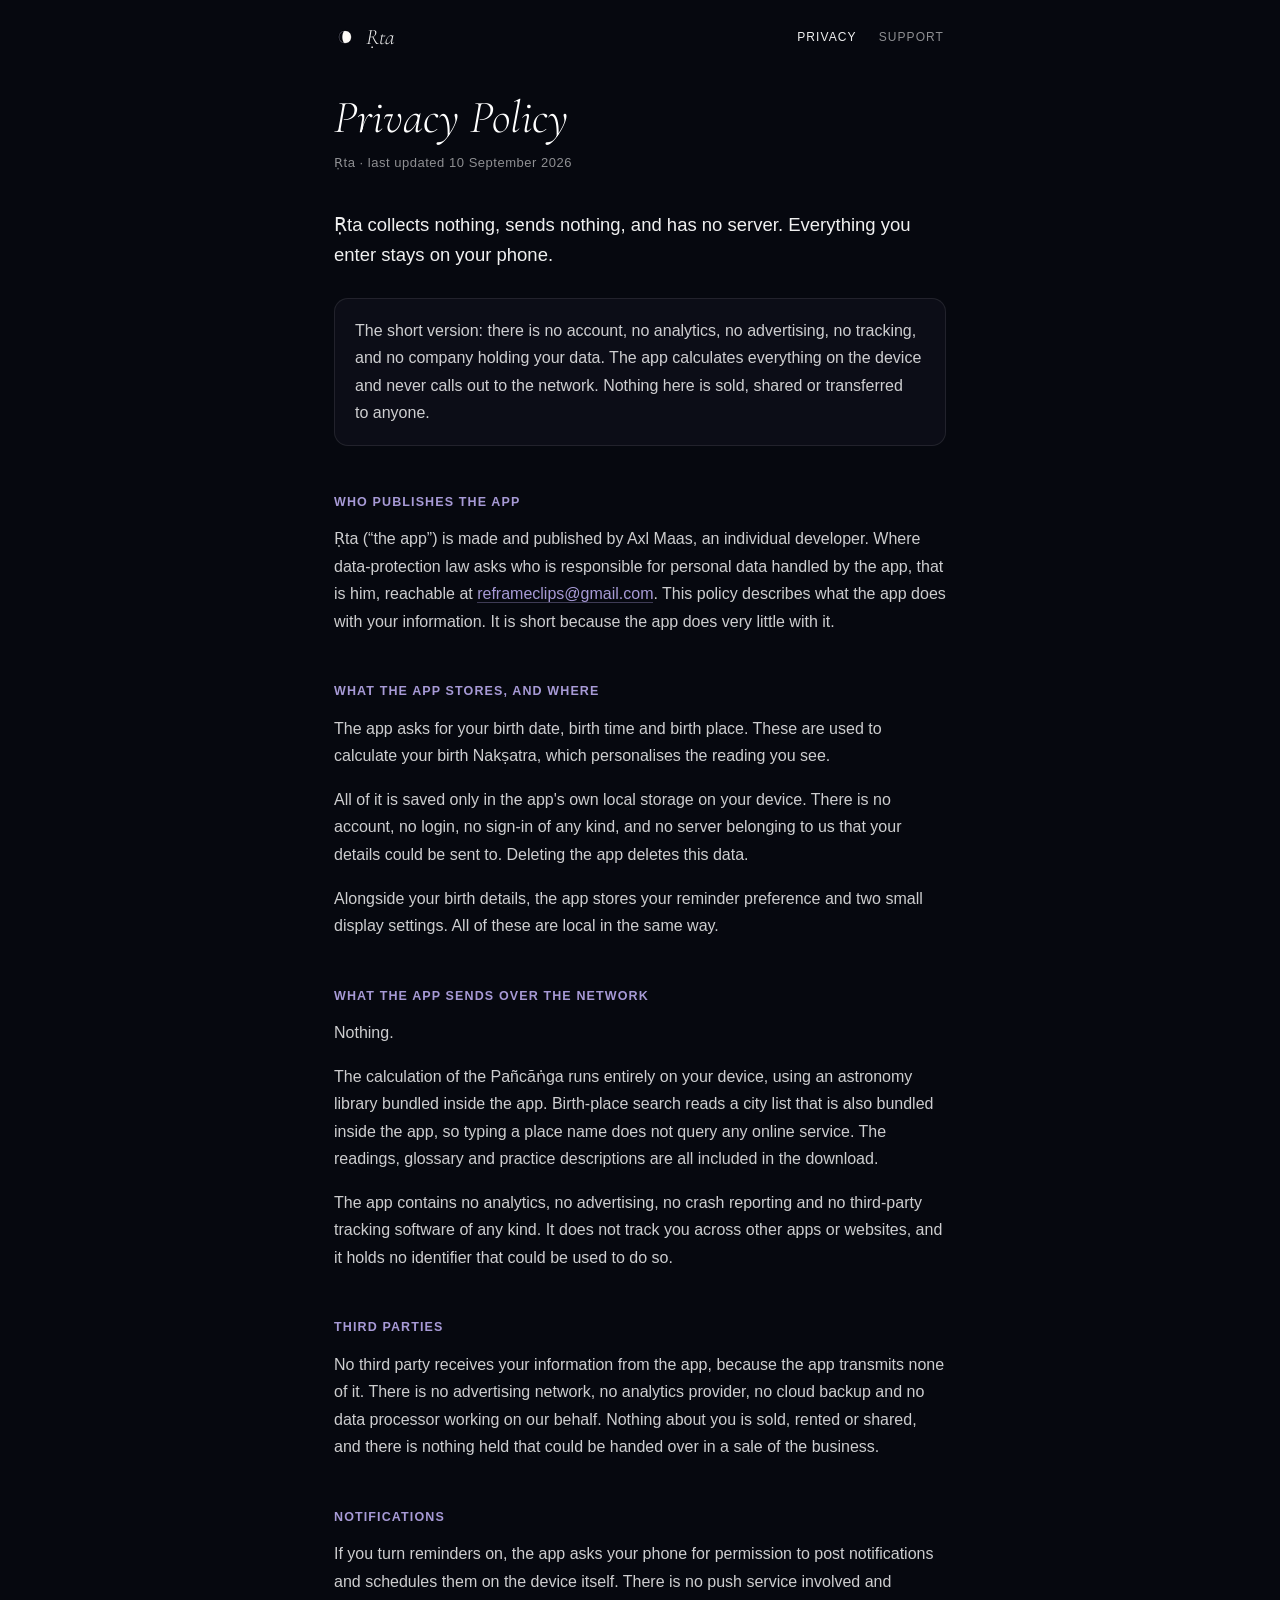
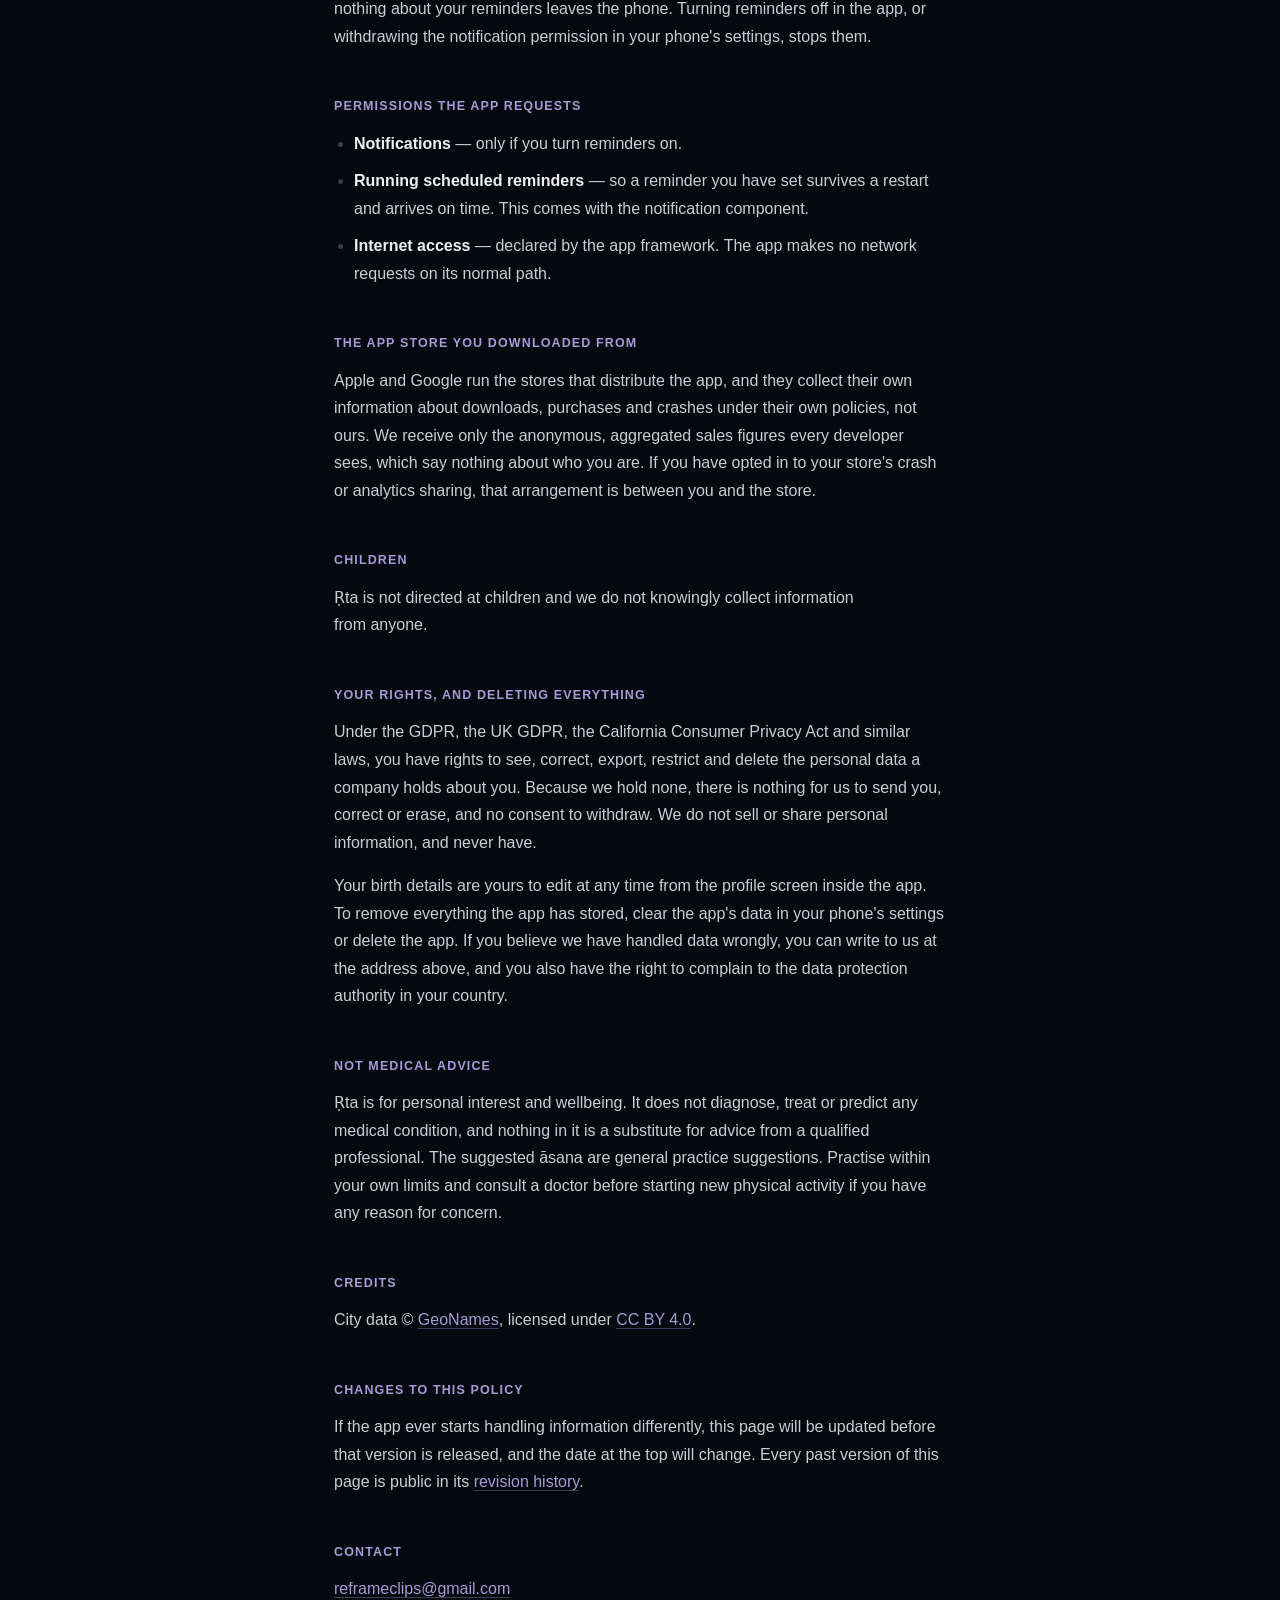
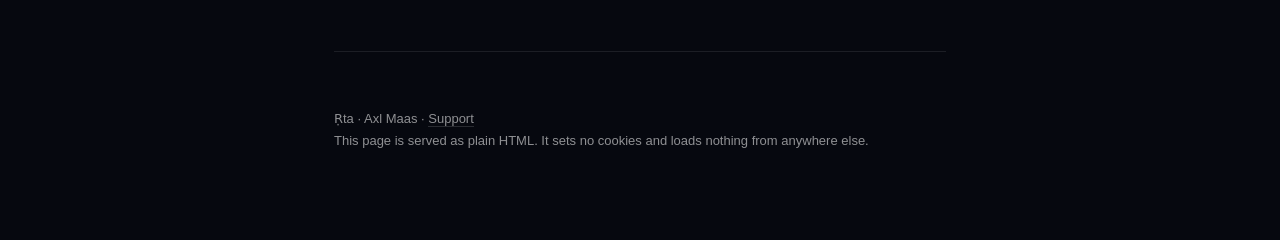
<file: index.html>
<!doctype html>
<html lang="en">
<head>
<meta charset="utf-8">
<meta name="viewport" content="width=device-width, initial-scale=1">
<title>Privacy Policy — Ṛta</title>
<meta name="description" content="Ṛta collects nothing, sends nothing, and has no server. Your birth details stay on your phone.">
<meta name="theme-color" content="#06080f">
<link rel="canonical" href="https://kaniwesi.github.io/rta-privacy/">
<link rel="icon" href="favicon.ico" sizes="any">
<link rel="icon" type="image/png" sizes="32x32" href="assets/favicon-32.png">
<link rel="icon" type="image/png" sizes="16x16" href="assets/favicon-16.png">
<link rel="apple-touch-icon" href="assets/apple-touch-icon.png">
<meta property="og:type" content="website">
<meta property="og:site_name" content="Ṛta">
<meta property="og:title" content="Privacy Policy — Ṛta">
<meta property="og:description" content="Ṛta collects nothing, sends nothing, and has no server. Your birth details stay on your phone.">
<meta property="og:url" content="https://kaniwesi.github.io/rta-privacy/">
<meta property="og:image" content="https://kaniwesi.github.io/rta-privacy/assets/og.png">
<meta name="twitter:card" content="summary_large_image">
<link rel="stylesheet" href="style.css">
</head>
<body>

<header class="masthead">
  <a class="mark" href="./"><img src="assets/favicon-32.png" alt="" width="22" height="22"><span>Ṛta</span></a>
  <nav class="nav">
    <a href="./" aria-current="page">Privacy</a>
    <a href="support.html">Support</a>
  </nav>
</header>

<main>
  <h1>Privacy Policy</h1>
  <p class="sub">Ṛta &middot; last updated 10 September 2026</p>

  <p class="lede">Ṛta collects nothing, sends nothing, and has no server. Everything you enter stays on your phone.</p>

  <div class="note">
    <p>The short version: there is no account, no analytics, no advertising, no tracking,
    and no company holding your data. The app calculates everything on the device and never
    calls out to the network. Nothing here is sold, shared or transferred to anyone.</p>
  </div>

  <h2>Who publishes the app</h2>
  <p>Ṛta (&ldquo;the app&rdquo;) is made and published by Axl Maas, an individual developer.
  Where data-protection law asks who is responsible for personal data handled by the app,
  that is him, reachable at
  <a href="mailto:reframeclips@gmail.com">reframeclips@gmail.com</a>. This policy describes
  what the app does with your information. It is short because the app does very little
  with it.</p>

  <h2>What the app stores, and where</h2>
  <p>The app asks for your birth date, birth time and birth place. These are used to
  calculate your birth Nakṣatra, which personalises the reading you see.</p>
  <p>All of it is saved only in the app's own local storage on your device. There is no
  account, no login, no sign-in of any kind, and no server belonging to us that your
  details could be sent to. Deleting the app deletes this data.</p>
  <p>Alongside your birth details, the app stores your reminder preference and two small
  display settings. All of these are local in the same way.</p>

  <h2>What the app sends over the network</h2>
  <p>Nothing.</p>
  <p>The calculation of the Pañcāṅga runs entirely on your device, using an astronomy
  library bundled inside the app. Birth-place search reads a city list that is also
  bundled inside the app, so typing a place name does not query any online service. The
  readings, glossary and practice descriptions are all included in the download.</p>
  <p>The app contains no analytics, no advertising, no crash reporting and no third-party
  tracking software of any kind. It does not track you across other apps or websites, and
  it holds no identifier that could be used to do so.</p>

  <h2>Third parties</h2>
  <p>No third party receives your information from the app, because the app transmits none
  of it. There is no advertising network, no analytics provider, no cloud backup and no
  data processor working on our behalf. Nothing about you is sold, rented or shared, and
  there is nothing held that could be handed over in a sale of the business.</p>

  <h2>Notifications</h2>
  <p>If you turn reminders on, the app asks your phone for permission to post
  notifications and schedules them on the device itself. There is no push service involved
  and nothing about your reminders leaves the phone. Turning reminders off in the app, or
  withdrawing the notification permission in your phone's settings, stops them.</p>

  <h2>Permissions the app requests</h2>
  <ul>
    <li><strong>Notifications</strong> — only if you turn reminders on.</li>
    <li><strong>Running scheduled reminders</strong> — so a reminder you have set survives
    a restart and arrives on time. This comes with the notification component.</li>
    <li><strong>Internet access</strong> — declared by the app framework. The app makes no
    network requests on its normal path.</li>
  </ul>

  <h2>The app store you downloaded from</h2>
  <p>Apple and Google run the stores that distribute the app, and they collect their own
  information about downloads, purchases and crashes under their own policies, not ours.
  We receive only the anonymous, aggregated sales figures every developer sees, which say
  nothing about who you are. If you have opted in to your store's crash or analytics
  sharing, that arrangement is between you and the store.</p>

  <h2>Children</h2>
  <p>Ṛta is not directed at children and we do not knowingly collect information from
  anyone.</p>

  <h2>Your rights, and deleting everything</h2>
  <p>Under the GDPR, the UK GDPR, the California Consumer Privacy Act and similar laws, you
  have rights to see, correct, export, restrict and delete the personal data a company
  holds about you. Because we hold none, there is nothing for us to send you, correct or
  erase, and no consent to withdraw. We do not sell or share personal information, and
  never have.</p>
  <p>Your birth details are yours to edit at any time from the profile screen inside the
  app. To remove everything the app has stored, clear the app's data in your phone's
  settings or delete the app. If you believe we have handled data wrongly, you can write
  to us at the address above, and you also have the right to complain to the data
  protection authority in your country.</p>

  <h2>Not medical advice</h2>
  <p>Ṛta is for personal interest and wellbeing. It does not diagnose, treat or predict any
  medical condition, and nothing in it is a substitute for advice from a qualified
  professional. The suggested āsana are general practice suggestions. Practise within your
  own limits and consult a doctor before starting new physical activity if you have any
  reason for concern.</p>

  <h2>Credits</h2>
  <p>City data © <a href="https://www.geonames.org">GeoNames</a>, licensed under
  <a href="https://creativecommons.org/licenses/by/4.0/">CC BY 4.0</a>.</p>

  <h2>Changes to this policy</h2>
  <p>If the app ever starts handling information differently, this page will be updated
  before that version is released, and the date at the top will change. Every past version
  of this page is public in its
  <a href="https://github.com/KaniWesi/rta-privacy/commits/main/index.html">revision
  history</a>.</p>

  <h2>Contact</h2>
  <p><a href="mailto:reframeclips@gmail.com">reframeclips@gmail.com</a></p>

  <hr>
  <footer>
    Ṛta &middot; Axl Maas &middot; <a href="support.html">Support</a><br>
    This page is served as plain HTML. It sets no cookies and loads nothing from anywhere else.
  </footer>
</main>

</body>
</html>
</file>
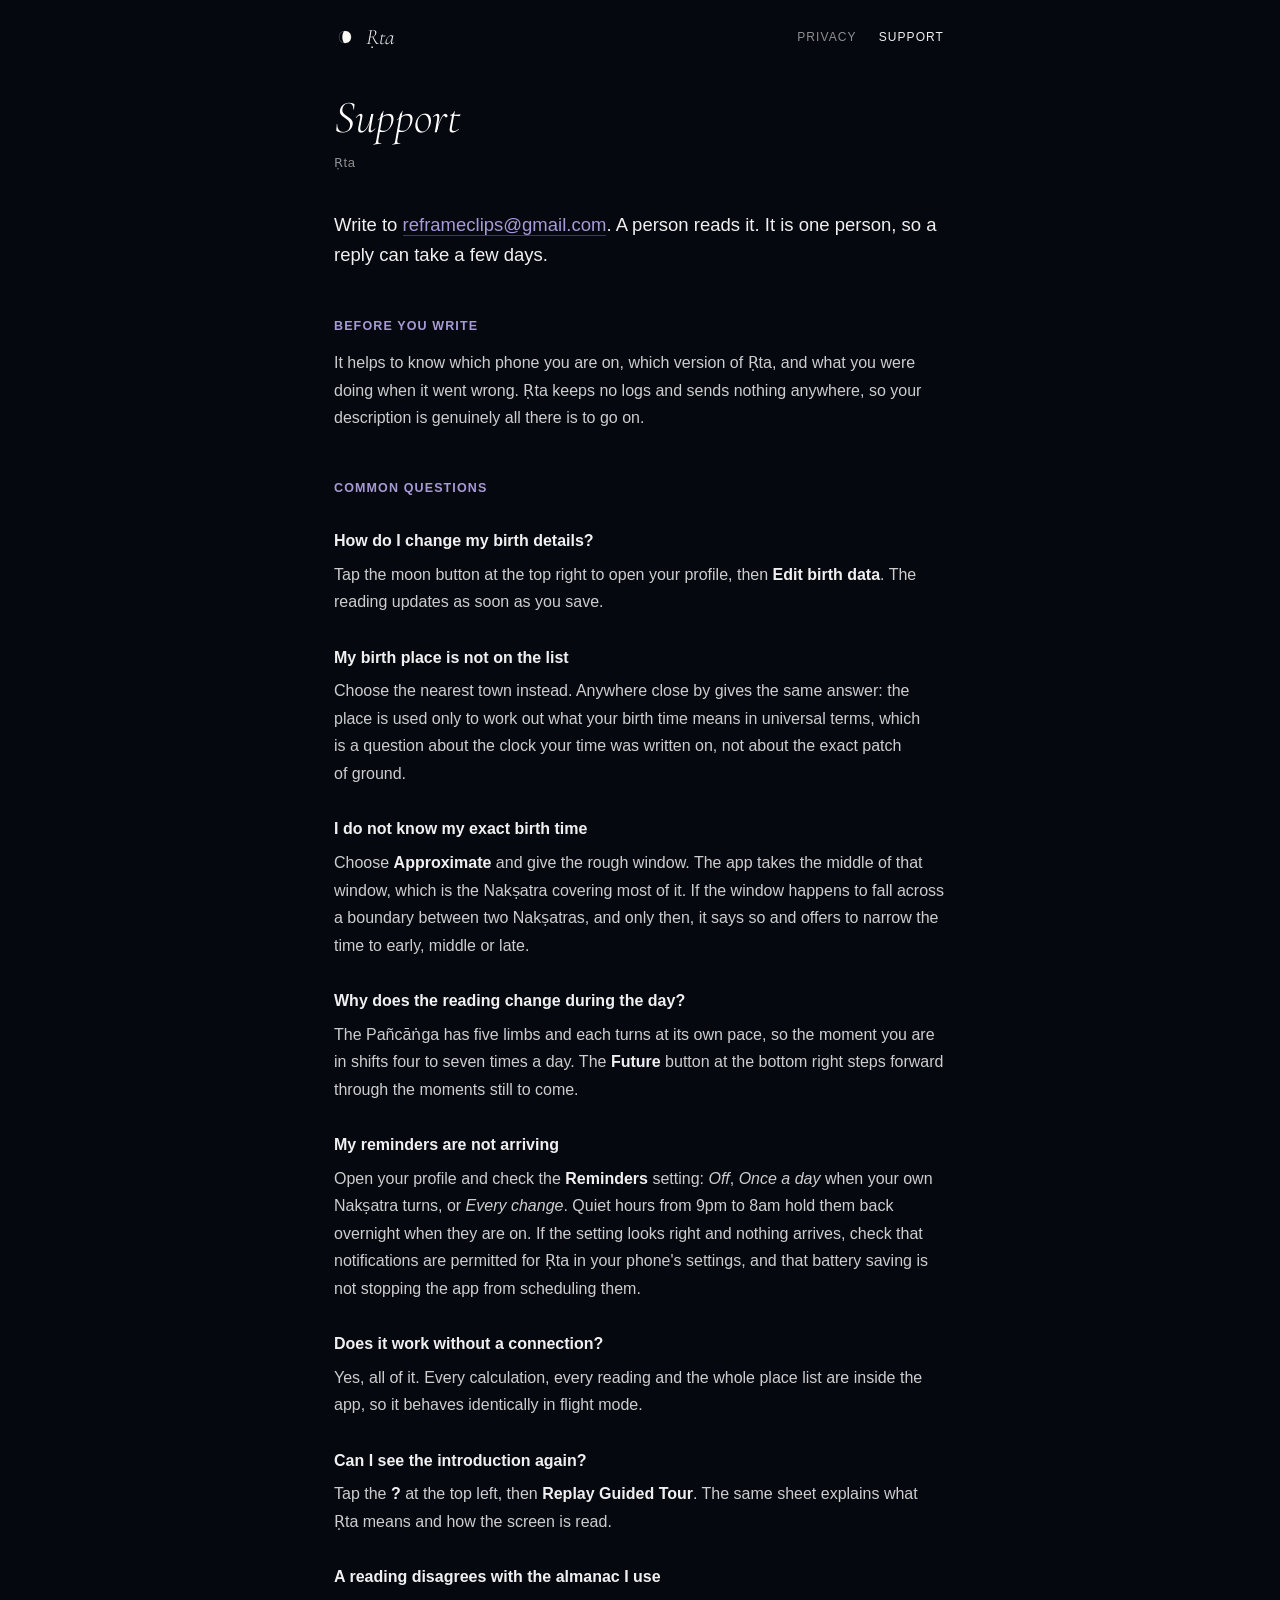
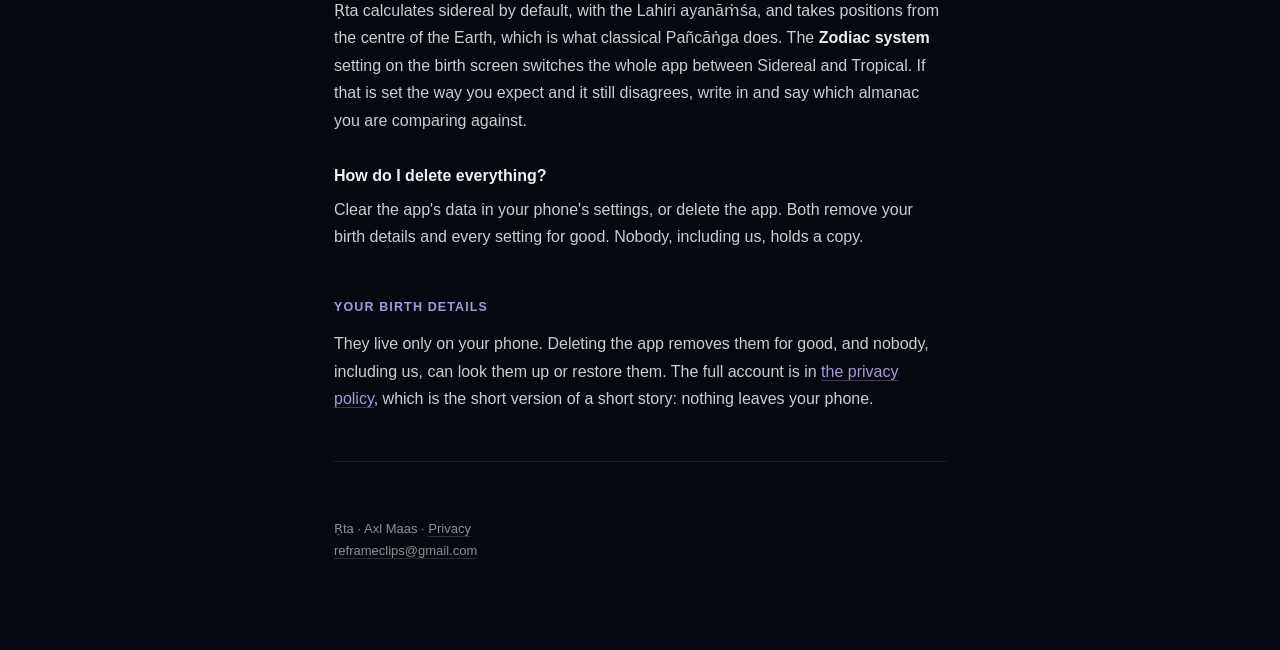
<file: support.html>
<!doctype html>
<html lang="en">
<head>
<meta charset="utf-8">
<meta name="viewport" content="width=device-width, initial-scale=1">
<title>Support — Ṛta</title>
<meta name="description" content="Help with Ṛta: birth details, reminders, readings, and how to reach a person.">
<meta name="theme-color" content="#06080f">
<link rel="canonical" href="https://kaniwesi.github.io/rta-privacy/support.html">
<link rel="icon" href="favicon.ico" sizes="any">
<link rel="icon" type="image/png" sizes="32x32" href="assets/favicon-32.png">
<link rel="icon" type="image/png" sizes="16x16" href="assets/favicon-16.png">
<link rel="apple-touch-icon" href="assets/apple-touch-icon.png">
<meta property="og:type" content="website">
<meta property="og:site_name" content="Ṛta">
<meta property="og:title" content="Support — Ṛta">
<meta property="og:description" content="Help with Ṛta: birth details, reminders, readings, and how to reach a person.">
<meta property="og:url" content="https://kaniwesi.github.io/rta-privacy/support.html">
<meta property="og:image" content="https://kaniwesi.github.io/rta-privacy/assets/og.png">
<meta name="twitter:card" content="summary_large_image">
<link rel="stylesheet" href="style.css">
</head>
<body>

<header class="masthead">
  <a class="mark" href="./"><img src="assets/favicon-32.png" alt="" width="22" height="22"><span>Ṛta</span></a>
  <nav class="nav">
    <a href="./">Privacy</a>
    <a href="support.html" aria-current="page">Support</a>
  </nav>
</header>

<main>
  <h1>Support</h1>
  <p class="sub">Ṛta</p>

  <p class="lede">Write to <a href="mailto:reframeclips@gmail.com">reframeclips@gmail.com</a>.
  A person reads it. It is one person, so a reply can take a few days.</p>

  <h2>Before you write</h2>
  <p>It helps to know which phone you are on, which version of Ṛta, and what you
  were doing when it went wrong. Ṛta keeps no logs and sends nothing anywhere, so
  your description is genuinely all there is to go on.</p>

  <h2>Common questions</h2>

  <h3>How do I change my birth details?</h3>
  <p>Tap the moon button at the top right to open your profile, then <strong>Edit birth
  data</strong>. The reading updates as soon as you save.</p>

  <h3>My birth place is not on the list</h3>
  <p>Choose the nearest town instead. Anywhere close by gives the same answer: the place is
  used only to work out what your birth time means in universal terms, which is a question
  about the clock your time was written on, not about the exact patch of ground.</p>

  <h3>I do not know my exact birth time</h3>
  <p>Choose <strong>Approximate</strong> and give the rough window. The app takes the middle
  of that window, which is the Nakṣatra covering most of it. If the window happens to fall
  across a boundary between two Nakṣatras, and only then, it says so and offers to narrow
  the time to early, middle or late.</p>

  <h3>Why does the reading change during the day?</h3>
  <p>The Pañcāṅga has five limbs and each turns at its own pace, so the moment you are in
  shifts four to seven times a day. The <strong>Future</strong> button at the bottom right
  steps forward through the moments still to come.</p>

  <h3>My reminders are not arriving</h3>
  <p>Open your profile and check the <strong>Reminders</strong> setting: <em>Off</em>,
  <em>Once a day</em> when your own Nakṣatra turns, or <em>Every change</em>. Quiet hours
  from 9pm to 8am hold them back overnight when they are on. If the setting looks right and
  nothing arrives, check that notifications are permitted for Ṛta in your phone's settings,
  and that battery saving is not stopping the app from scheduling them.</p>

  <h3>Does it work without a connection?</h3>
  <p>Yes, all of it. Every calculation, every reading and the whole place list are inside
  the app, so it behaves identically in flight mode.</p>

  <h3>Can I see the introduction again?</h3>
  <p>Tap the <strong>?</strong> at the top left, then <strong>Replay Guided Tour</strong>.
  The same sheet explains what Ṛta means and how the screen is read.</p>

  <h3>A reading disagrees with the almanac I use</h3>
  <p>Ṛta calculates sidereal by default, with the Lahiri ayanāṁśa, and takes positions from
  the centre of the Earth, which is what classical Pañcāṅga does. The <strong>Zodiac
  system</strong> setting on the birth screen switches the whole app between Sidereal and
  Tropical. If that is set the way you expect and it still disagrees, write in and say which
  almanac you are comparing against.</p>

  <h3>How do I delete everything?</h3>
  <p>Clear the app's data in your phone's settings, or delete the app. Both remove your
  birth details and every setting for good. Nobody, including us, holds a copy.</p>

  <h2>Your birth details</h2>
  <p>They live only on your phone. Deleting the app removes them for good, and nobody,
  including us, can look them up or restore them. The full account is in
  <a href="./">the privacy policy</a>, which is the short version of a short story:
  nothing leaves your phone.</p>

  <hr>
  <footer>
    Ṛta &middot; Axl Maas &middot; <a href="./">Privacy</a><br>
    <a href="mailto:reframeclips@gmail.com">reframeclips@gmail.com</a>
  </footer>
</main>

</body>
</html>
</file>
<file: style.css>
/* Ṛta — privacy and support pages.
   Same palette as the app: background #06080f, muted white text, violet accents.
   No third-party requests: the one webfont is served from this repo. */

@font-face{
  font-family:'Cormorant Garamond';
  font-style:italic;
  font-weight:300;
  font-display:swap;
  src:url('fonts/cormorant-garamond-italic-300-latin.woff2') format('woff2');
  unicode-range:U+0000-00FF,U+0131,U+0152-0153,U+02BB-02BC,U+02C6,U+02DA,U+02DC,U+0304,U+0308,U+0329,U+2000-206F,U+20AC,U+2122,U+2191,U+2193,U+2212,U+2215,U+FEFF,U+FFFD;
}
@font-face{
  font-family:'Cormorant Garamond';
  font-style:italic;
  font-weight:300;
  font-display:swap;
  src:url('fonts/cormorant-garamond-italic-300-latin-ext.woff2') format('woff2');
  unicode-range:U+0100-02BA,U+02BD-02C5,U+02C7-02CC,U+02CE-02D7,U+02DD-02FF,U+0304,U+0308,U+0329,U+1D00-1DBF,U+1E00-1E9F,U+1EF2-1EFF,U+2020,U+20A0-20AB,U+20AD-20C0,U+2113,U+2C60-2C7F,U+A720-A7FF;
}

:root{
  --bg:#06080f;
  --fg:rgba(255,255,255,0.80);
  --bright:rgba(255,255,255,0.94);
  --dim:rgba(255,255,255,0.55);
  --rule:rgba(255,255,255,0.09);
  --violet:#a79ad6;
  --violet-dim:rgba(167,154,214,0.35);
  color-scheme:dark;
}

*{box-sizing:border-box}

html{-webkit-text-size-adjust:100%}

body{
  margin:0;
  background:var(--bg);
  color:var(--fg);
  font:400 16px/1.72 -apple-system,BlinkMacSystemFont,"Segoe UI",Roboto,Helvetica,Arial,sans-serif;
  -webkit-font-smoothing:antialiased;
  text-rendering:optimizeLegibility;
}

/* ---- masthead ------------------------------------------------------- */

.masthead{
  display:flex;align-items:center;justify-content:space-between;gap:16px;
  max-width:660px;margin:0 auto;padding:26px 24px 0;
}
.mark{display:inline-flex;align-items:center;gap:10px;text-decoration:none;border:0;}
.mark img{width:22px;height:22px;border-radius:6px;display:block;}
.mark span{
  font-family:'Cormorant Garamond',Georgia,'Times New Roman',serif;
  font-style:italic;font-weight:300;font-size:22px;line-height:1;
  color:var(--bright);
}
.nav{display:flex;gap:18px;font-size:12px;letter-spacing:.09em;text-transform:uppercase;}
.nav a{color:var(--dim);text-decoration:none;border:0;
  padding:12px 2px;margin:-12px 0;}   /* the label is 12px; the target is ~40 */
.nav a:hover,.nav a:focus-visible{color:var(--violet);}
.nav a[aria-current="page"]{color:var(--bright);}

/* ---- page ----------------------------------------------------------- */

main{max-width:660px;margin:0 auto;padding:44px 24px 88px;}

h1{
  font-family:'Cormorant Garamond',Georgia,'Times New Roman',serif;
  font-weight:300;font-style:italic;font-size:46px;line-height:1.12;
  margin:0 0 8px;color:#fff;text-wrap:balance;
}
.sub{color:var(--dim);font-size:13px;letter-spacing:.04em;margin:0 0 36px;}
.lede{font-size:18.5px;line-height:1.62;color:var(--bright);margin:0 0 28px;text-wrap:pretty;}

h2{
  font-size:12.5px;font-weight:600;letter-spacing:.09em;text-transform:uppercase;
  color:var(--violet);margin:46px 0 12px;
}
h3{font-size:16px;font-weight:600;color:var(--bright);margin:28px 0 6px;}
p{margin:0 0 16px;text-wrap:pretty;}
ul{margin:0 0 16px;padding-left:20px;}
li{margin:0 0 10px;}
li::marker{color:var(--violet-dim);}
strong{color:var(--bright);font-weight:600;}

a{color:var(--violet);text-decoration:none;border-bottom:1px solid var(--violet-dim);}
a:hover{border-bottom-color:var(--violet);}
a:focus-visible{outline:2px solid var(--violet);outline-offset:3px;border-radius:2px;}

hr{border:0;border-top:1px solid var(--rule);margin:48px 0;}

/* a quiet boxed aside, used for the one-line summary of the whole policy */
.note{
  border:1px solid var(--rule);border-radius:14px;
  background:rgba(150,138,195,0.045);
  padding:18px 20px;margin:0 0 32px;
}
.note p:last-child{margin-bottom:0;}

footer{color:var(--dim);font-size:13px;line-height:1.7;margin-top:56px;}
footer a{color:var(--dim);border-bottom-color:rgba(255,255,255,0.14);}
footer a:hover{color:var(--violet);}

@media (max-width:520px){
  .masthead{padding:20px 20px 0;}
  main{padding:34px 20px 72px;}
  h1{font-size:35px;}
  .lede{font-size:17px;}
}

@media print{
  :root{--bg:#fff;--fg:#111;--bright:#000;--dim:#555;--rule:#ccc;--violet:#333;--violet-dim:#999;}
  body{background:#fff;color:#111;font-size:11pt;}
  h1{color:#000;}            /* h1 is hardcoded #fff on screen: it disappears on paper */
  h2{color:#333;}
  .masthead,.nav{display:none;}
  main{max-width:none;padding:0;}
  a{color:#111;border:0;}
  a[href^="http"]::after{content:" (" attr(href) ")";font-size:9pt;color:#555;}
  .note{border:1px solid #ccc;background:none;}
}
</file>
